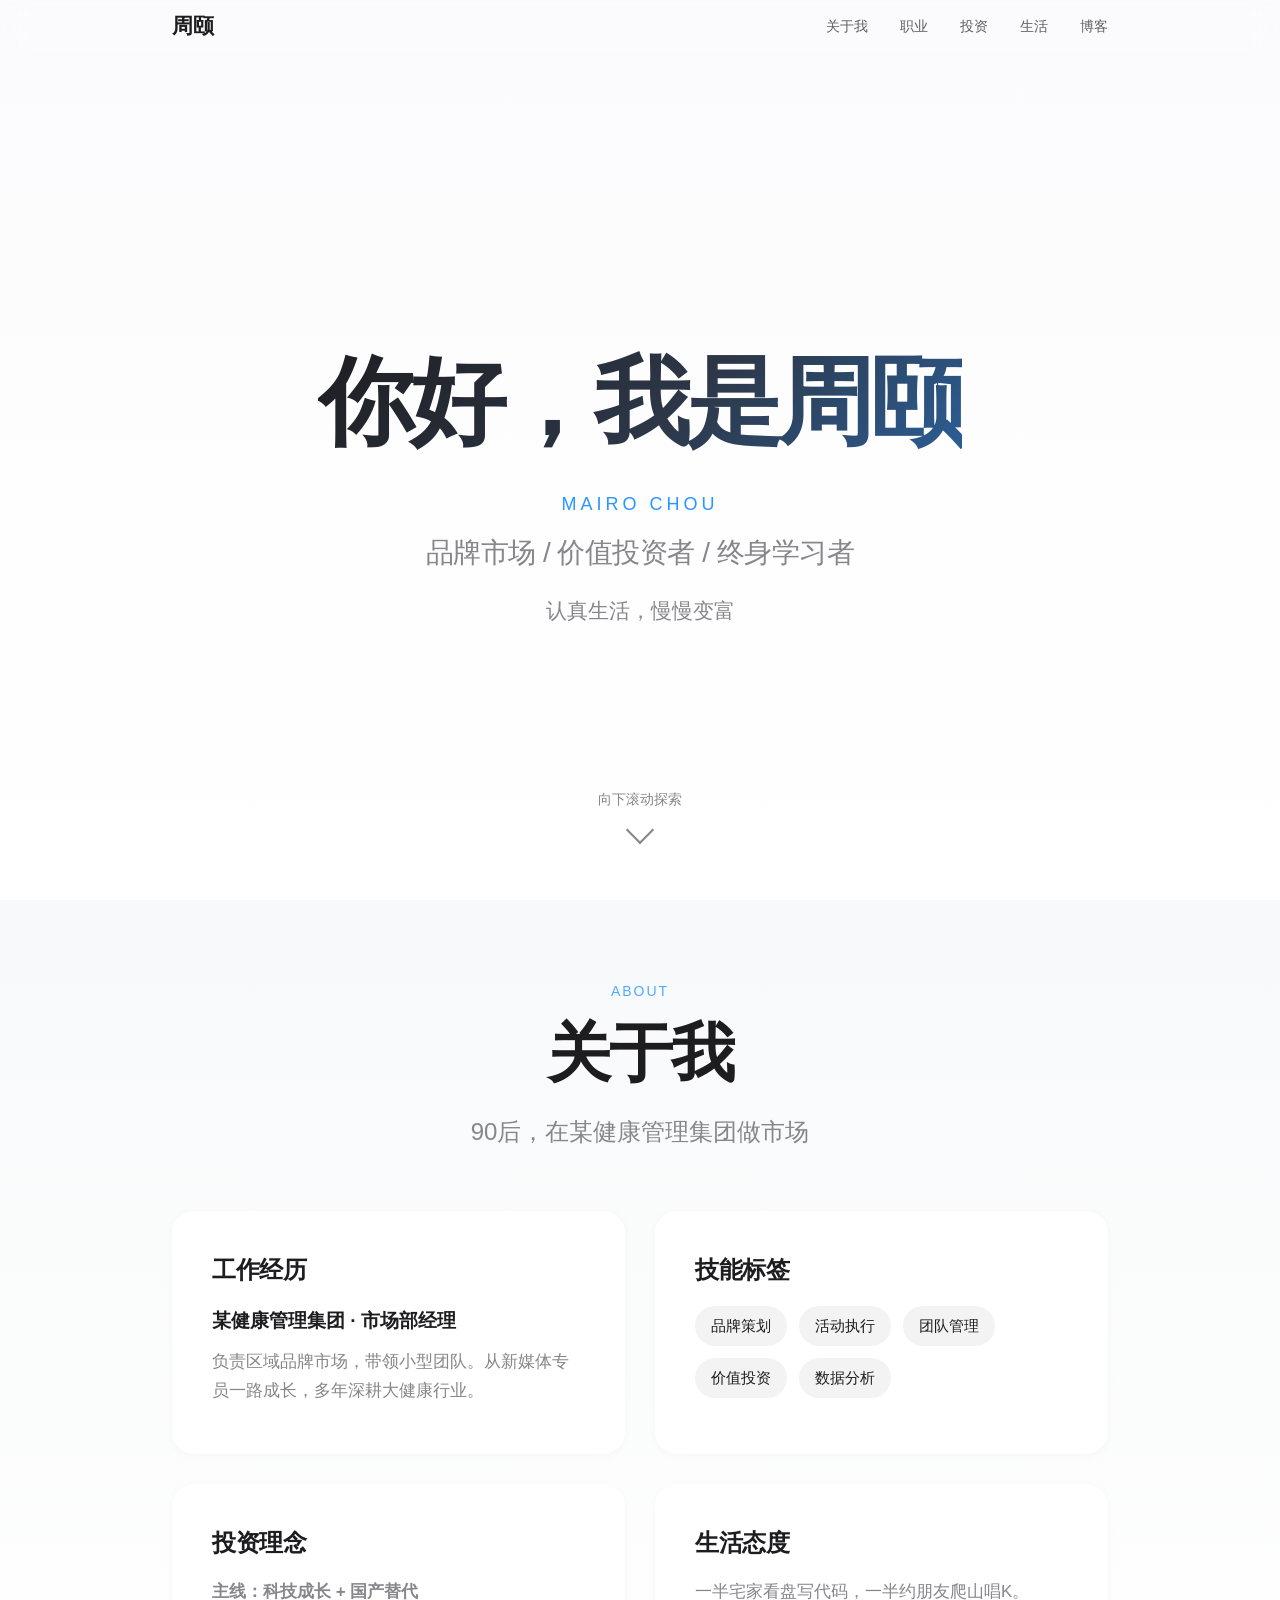
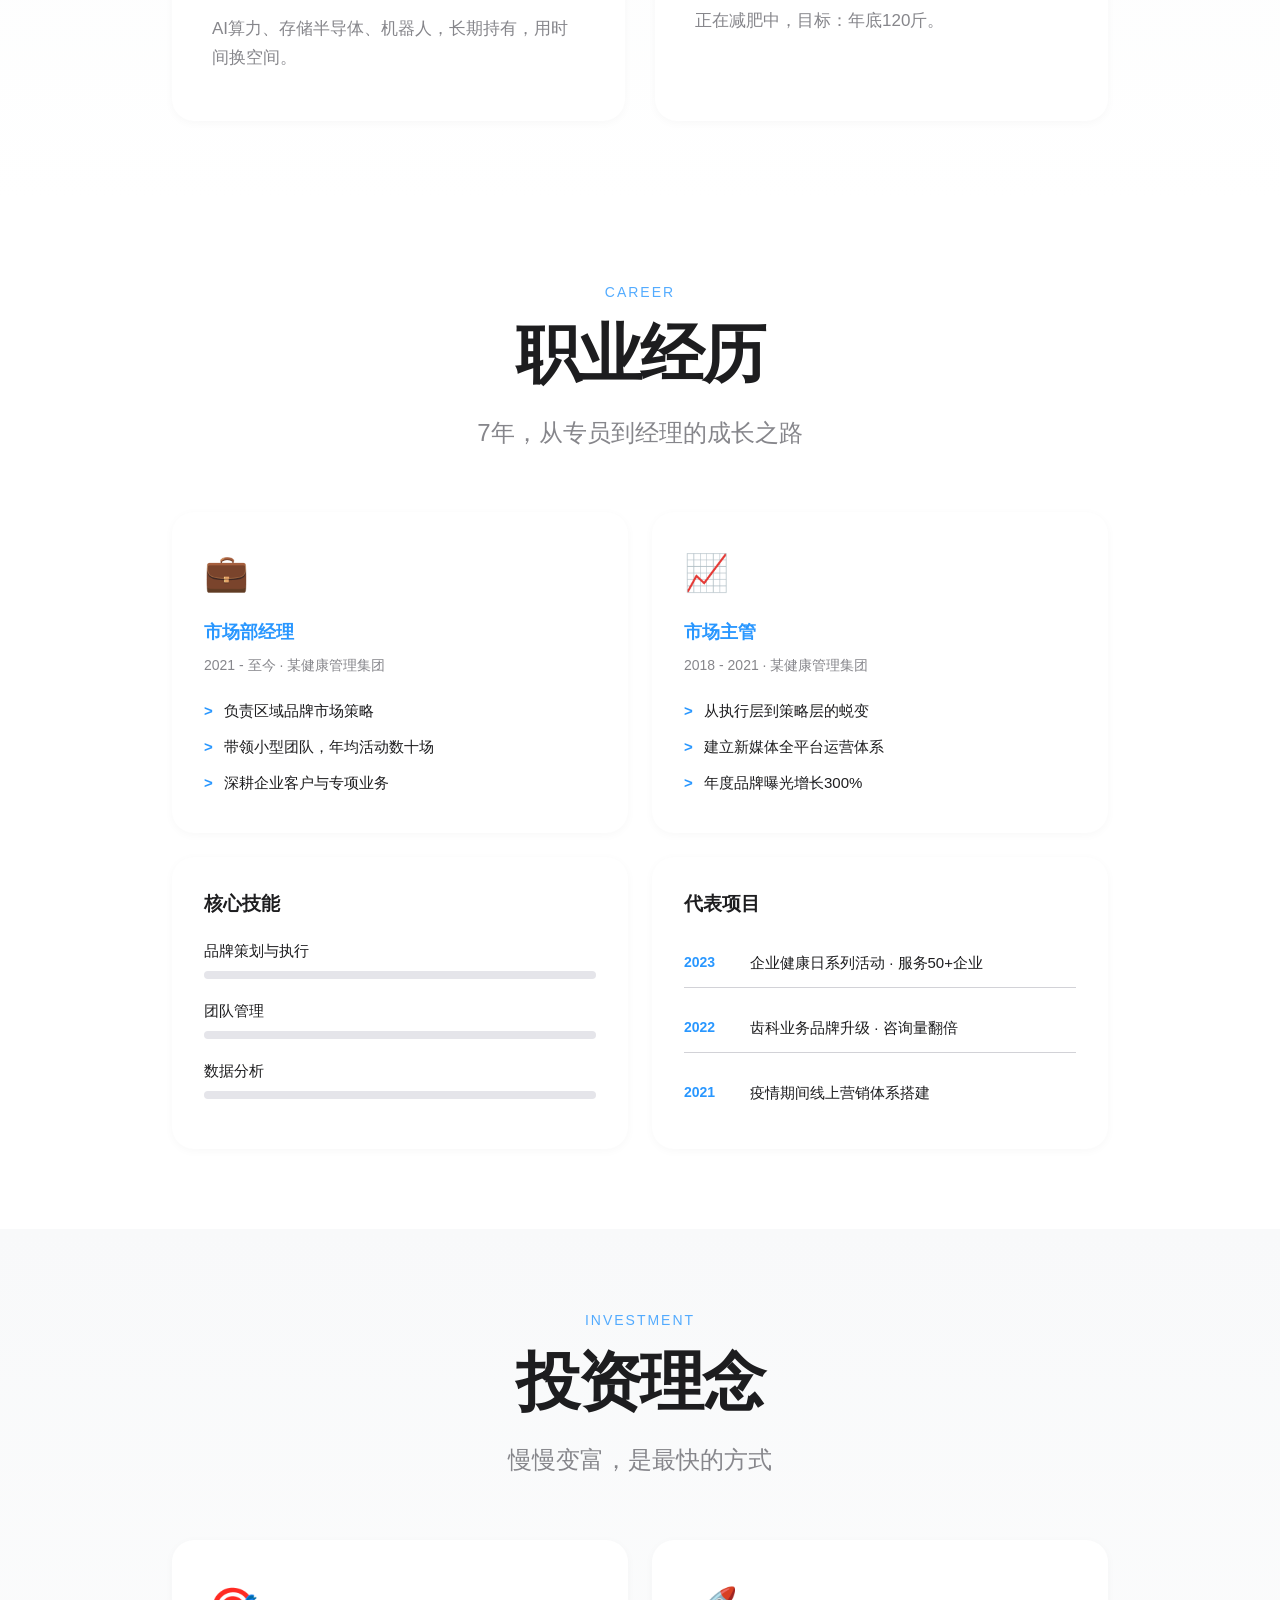
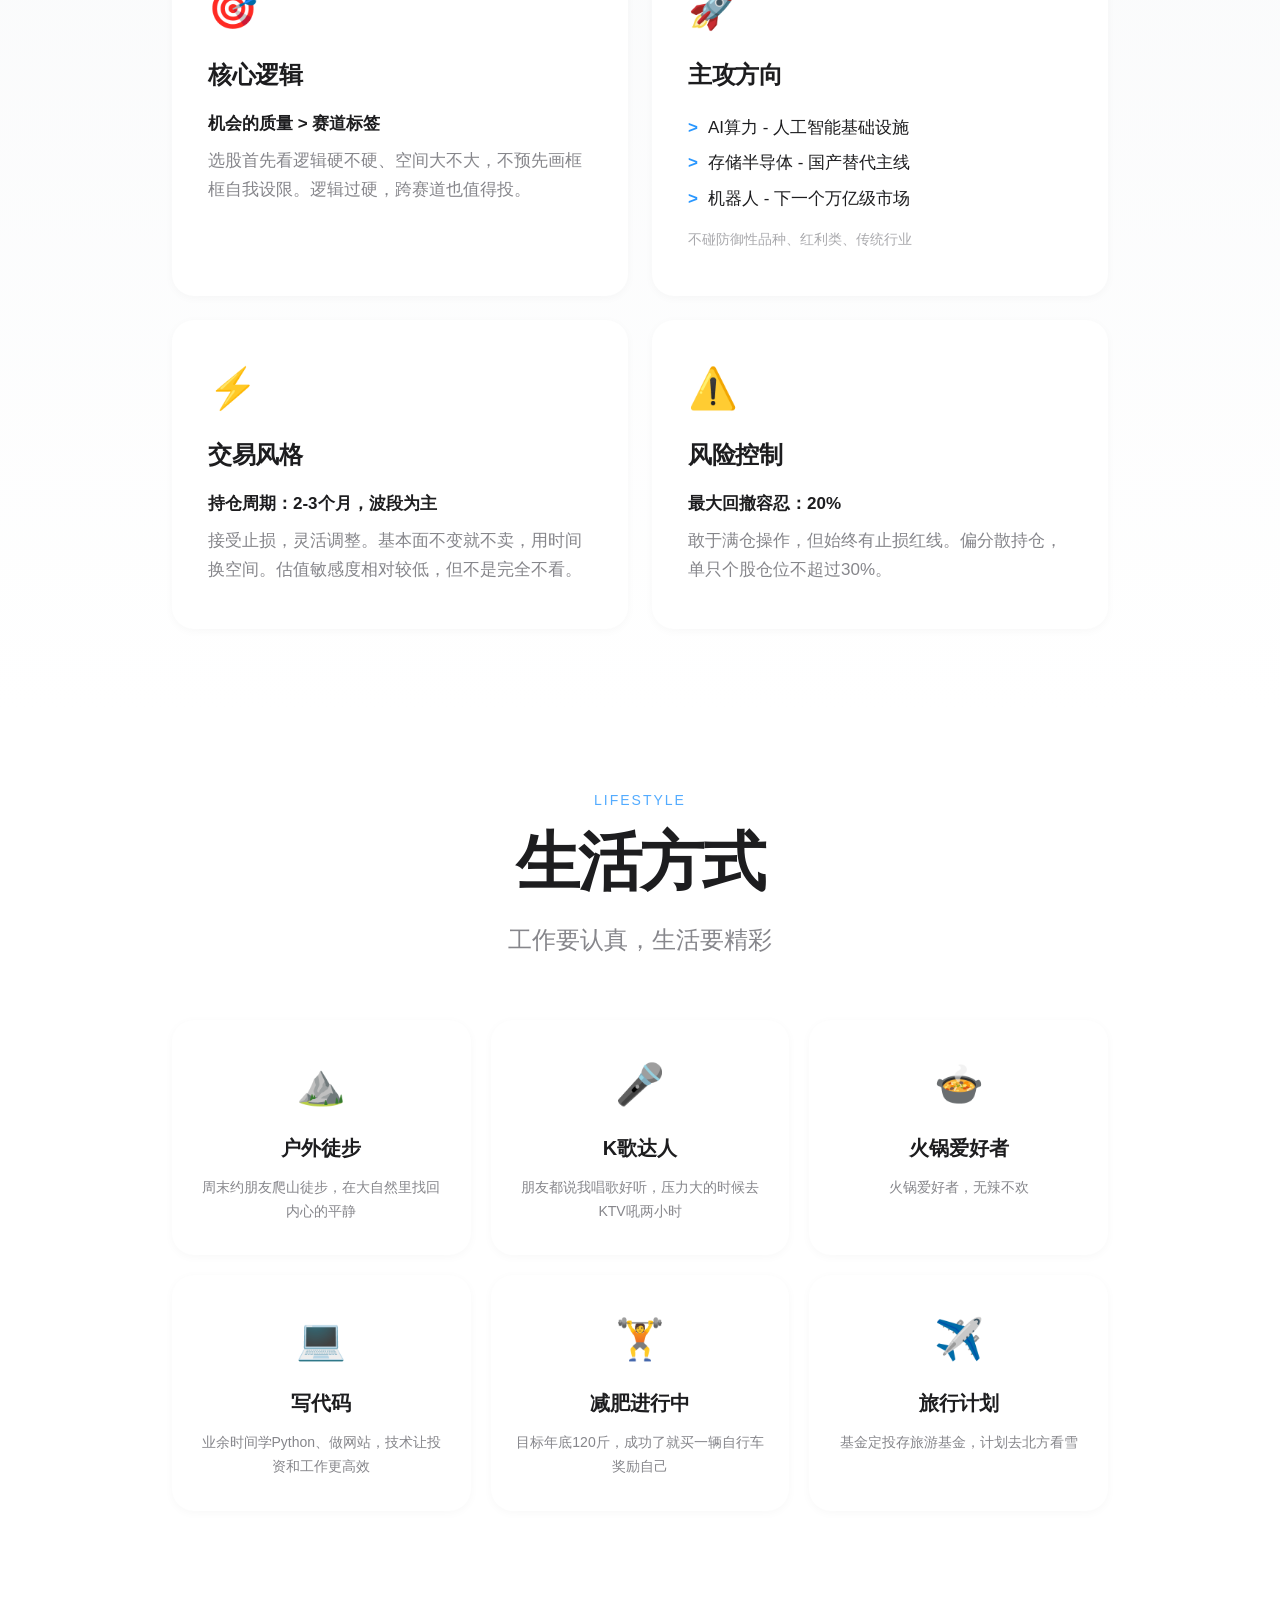
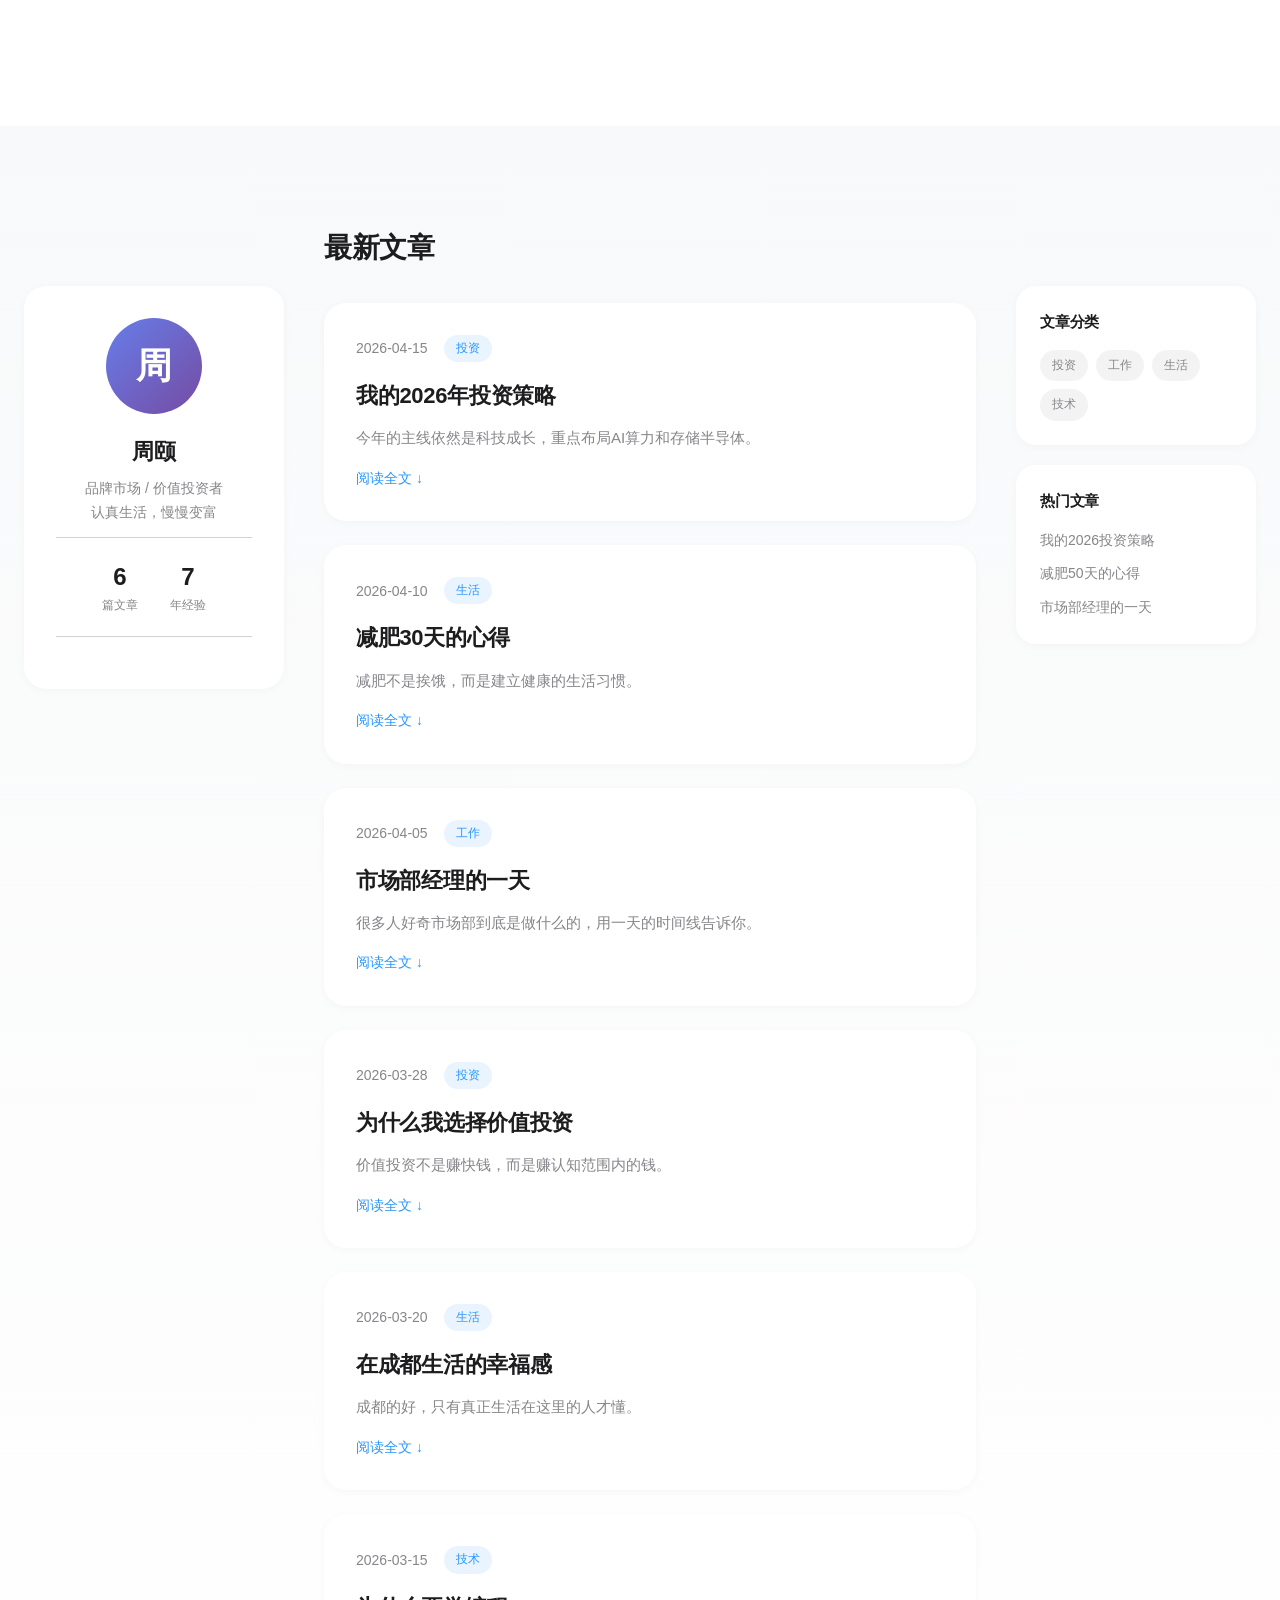
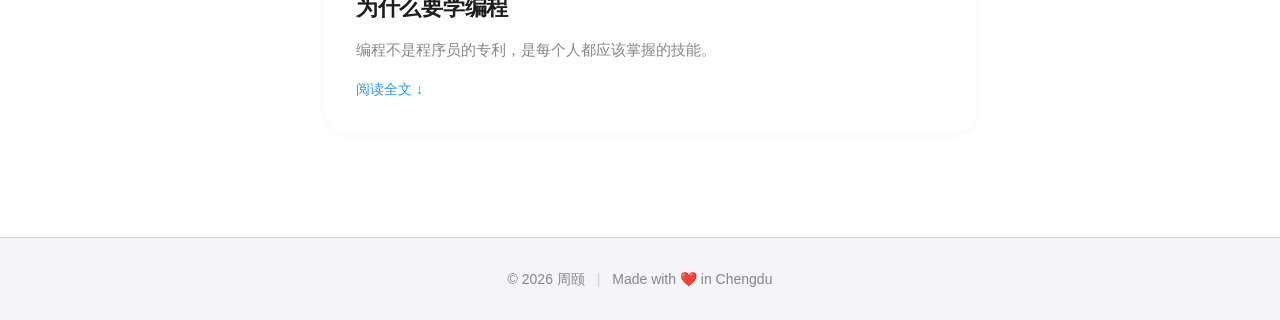
<file: index.html>
<!DOCTYPE html>
<html lang="zh-CN">
<head>
    <meta charset="UTF-8">
    <meta name="viewport" content="width=device-width, initial-scale=1.0">
    <title>周颐 - 个人网站</title>
    <link rel="stylesheet" href="style.css">
</head>
<body>

    <!-- 导航栏 -->
    <nav class="navbar">
        <div class="nav-container">
            <div class="logo">周颐</div>
            <ul class="nav-menu">
                <li><a href="#about" class="nav-link" data-target="about">关于我</a></li>
                <li><a href="#career" class="nav-link" data-target="career">职业</a></li>
                <li><a href="#investment" class="nav-link" data-target="investment">投资</a></li>
                <li><a href="#life" class="nav-link" data-target="life">生活</a></li>
                <li><a href="#blog" class="nav-link" data-target="blog">博客</a></li>
            </ul>
        </div>
    </nav>

    <!-- 第一屏：首页 -->
    <section id="hero" class="full-screen hero-screen">
        <div class="hero-background">
            <video autoplay muted loop playsinline class="hero-bg-video">
                <source src="./hero-video.mp4" type="video/mp4">
            </video>
            <div class="hero-bg-overlay"></div>
        </div>
        <div class="hero-content">
            <h1 class="hero-title">你好，我是周颐</h1>
            <p class="hero-engname">Mairo Chou</p>
            <p class="hero-subtitle">品牌市场 / 价值投资者 / 终身学习者</p>
            <p class="hero-desc">认真生活，慢慢变富</p>
        </div>
        <div class="scroll-hint">
            <span>向下滚动探索</span>
            <div class="arrow"></div>
        </div>
    </section>

    <!-- 第二屏：关于我 -->
    <section id="about" class="full-screen about-screen">
        <div class="screen-container">
            <div class="section-header fade-in">
                <p class="section-engtitle">ABOUT</p>
                <h2 class="section-title">关于我</h2>
                <p class="section-subtitle">90后，在某健康管理集团做市场</p>
            </div>
            <div class="about-grid">
                <div class="about-card fade-in">
                    <h3>工作经历</h3>
                    <h4>某健康管理集团 · 市场部经理</h4>
                    <p>负责区域品牌市场，带领小型团队。从新媒体专员一路成长，多年深耕大健康行业。</p>
                </div>
                <div class="about-card fade-in">
                    <h3>技能标签</h3>
                    <div class="skill-tags">
                        <span class="skill-tag">品牌策划</span>
                        <span class="skill-tag">活动执行</span>
                        <span class="skill-tag">团队管理</span>
                        <span class="skill-tag">价值投资</span>
                        <span class="skill-tag">数据分析</span>
                    </div>
                </div>
                <div class="about-card fade-in">
                    <h3>投资理念</h3>
                    <p><strong>主线：科技成长 + 国产替代</strong></p>
                    <p>AI算力、存储半导体、机器人，长期持有，用时间换空间。</p>
                </div>
                <div class="about-card fade-in">
                    <h3>生活态度</h3>
                    <p>一半宅家看盘写代码，一半约朋友爬山唱K。<br>正在减肥中，目标：年底120斤。</p>
                </div>
            </div>
        </div>
    </section>

    <!-- 第三屏：职业 -->
    <section id="career" class="full-screen career-screen">
        <div class="screen-container">
            <div class="section-header fade-in">
                <p class="section-engtitle">CAREER</p>
                <h2 class="section-title">职业经历</h2>
                <p class="section-subtitle">7年，从专员到经理的成长之路</p>
            </div>
            <div class="career-grid">
                <div class="timeline-card fade-in">
                    <div class="timeline-icon">💼</div>
                    <div class="timeline-position">市场部经理</div>
                    <div class="timeline-date">2021 - 至今 · 某健康管理集团</div>
                    <ul class="timeline-desc">
                        <li>负责区域品牌市场策略</li>
                        <li>带领小型团队，年均活动数十场</li>
                        <li>深耕企业客户与专项业务</li>
                    </ul>
                </div>
                <div class="timeline-card fade-in">
                    <div class="timeline-icon">📈</div>
                    <div class="timeline-position">市场主管</div>
                    <div class="timeline-date">2018 - 2021 · 某健康管理集团</div>
                    <ul class="timeline-desc">
                        <li>从执行层到策略层的蜕变</li>
                        <li>建立新媒体全平台运营体系</li>
                        <li>年度品牌曝光增长300%</li>
                    </ul>
                </div>
                <div class="skills-card fade-in">
                    <h3 style="margin-bottom:20px">核心技能</h3>
                    <div class="skill-items">
                        <div class="skill-item">
                            <span class="skill-name">品牌策划与执行</span>
                            <div class="skill-bar">
                                <div class="skill-progress" data-width="90%"></div>
                            </div>
                        </div>
                        <div class="skill-item">
                            <span class="skill-name">团队管理</span>
                            <div class="skill-bar">
                                <div class="skill-progress" data-width="85%"></div>
                            </div>
                        </div>
                        <div class="skill-item">
                            <span class="skill-name">数据分析</span>
                            <div class="skill-bar">
                                <div class="skill-progress" data-width="80%"></div>
                            </div>
                        </div>
                    </div>
                </div>
                <div class="works-card fade-in">
                    <h3 style="margin-bottom:20px">代表项目</h3>
                    <div class="work-items">
                        <div class="work-item">
                            <span class="work-year">2023</span>
                            <span class="work-name">企业健康日系列活动 · 服务50+企业</span>
                        </div>
                        <div class="work-item">
                            <span class="work-year">2022</span>
                            <span class="work-name">齿科业务品牌升级 · 咨询量翻倍</span>
                        </div>
                        <div class="work-item">
                            <span class="work-year">2021</span>
                            <span class="work-name">疫情期间线上营销体系搭建</span>
                        </div>
                    </div>
                </div>
            </div>
        </div>
    </section>

    <!-- 第四屏：投资理念 -->
    <section id="investment" class="full-screen investment-screen">
        <div class="screen-container">
            <div class="section-header fade-in">
                <p class="section-engtitle">INVESTMENT</p>
                <h2 class="section-title">投资理念</h2>
                <p class="section-subtitle">慢慢变富，是最快的方式</p>
            </div>
            <div class="investment-grid">
                <div class="invest-card fade-in">
                    <div class="invest-icon">🎯</div>
                    <h3>核心逻辑</h3>
                    <p><strong>机会的质量 > 赛道标签</strong></p>
                    <p>选股首先看逻辑硬不硬、空间大不大，不预先画框框自我设限。逻辑过硬，跨赛道也值得投。</p>
                </div>
                <div class="invest-card fade-in">
                    <div class="invest-icon">🚀</div>
                    <h3>主攻方向</h3>
                    <ul class="direction-list">
                        <li>AI算力 - 人工智能基础设施</li>
                        <li>存储半导体 - 国产替代主线</li>
                        <li>机器人 - 下一个万亿级市场</li>
                    </ul>
                    <p class="small-note">不碰防御性品种、红利类、传统行业</p>
                </div>
                <div class="invest-card fade-in">
                    <div class="invest-icon">⚡</div>
                    <h3>交易风格</h3>
                    <p><strong>持仓周期：2-3个月，波段为主</strong></p>
                    <p>接受止损，灵活调整。基本面不变就不卖，用时间换空间。估值敏感度相对较低，但不是完全不看。</p>
                </div>
                <div class="invest-card fade-in">
                    <div class="invest-icon">⚠️</div>
                    <h3>风险控制</h3>
                    <p><strong>最大回撤容忍：20%</strong></p>
                    <p>敢于满仓操作，但始终有止损红线。偏分散持仓，单只个股仓位不超过30%。</p>
                </div>
            </div>
        </div>
    </section>

    <!-- 第五屏：生活 -->
    <section id="life" class="full-screen life-screen">
        <div class="screen-container">
            <div class="section-header fade-in">
                <p class="section-engtitle">LIFESTYLE</p>
                <h2 class="section-title">生活方式</h2>
                <p class="section-subtitle">工作要认真，生活要精彩</p>
            </div>
            <div class="life-grid">
                <div class="life-card fade-in">
                    <div class="life-icon">⛰️</div>
                    <h3>户外徒步</h3>
                    <p>周末约朋友爬山徒步，在大自然里找回内心的平静</p>
                </div>
                <div class="life-card fade-in">
                    <div class="life-icon">🎤</div>
                    <h3>K歌达人</h3>
                    <p>朋友都说我唱歌好听，压力大的时候去KTV吼两小时</p>
                </div>
                <div class="life-card fade-in">
                    <div class="life-icon">🍲</div>
                    <h3>火锅爱好者</h3>
                    <p>火锅爱好者，无辣不欢</p>
                </div>
                <div class="life-card fade-in">
                    <div class="life-icon">💻</div>
                    <h3>写代码</h3>
                    <p>业余时间学Python、做网站，技术让投资和工作更高效</p>
                </div>
                <div class="life-card fade-in">
                    <div class="life-icon">🏋️</div>
                    <h3>减肥进行中</h3>
                    <p>目标年底120斤，成功了就买一辆自行车奖励自己</p>
                </div>
                <div class="life-card fade-in">
                    <div class="life-icon">✈️</div>
                    <h3>旅行计划</h3>
                    <p>基金定投存旅游基金，计划去北方看雪</p>
                </div>
            </div>
            <div class="life-quote fade-in">
                <p>"慢慢变富，慢慢变好，是对人生最大的诚意。"</p>
            </div>
        </div>
    </section>

    <!-- 第六屏：博客 -->
    <section id="blog" class="full-screen blog-screen">
        <div class="blog-screen-container">
            <div class="blog-sidebar left">
                <div class="profile-card fade-in">
                    <div class="profile-avatar">
                        <div class="avatar-placeholder">周</div>
                    </div>
                    <h3 class="profile-name">周颐</h3>
                    <p class="profile-bio">品牌市场 / 价值投资者<br>认真生活，慢慢变富</p>
                    <div class="profile-stats">
                        <div class="stat-item">
                            <span class="stat-number">6</span>
                            <span class="stat-label">篇文章</span>
                        </div>
                        <div class="stat-item">
                            <span class="stat-number">7</span>
                            <span class="stat-label">年经验</span>
                        </div>
                    </div>
                </div>
            </div>
            <div class="blog-main">
                <div class="blog-header fade-in">
                    <h2 class="blog-title">最新文章</h2>
                </div>
            </div>
            <div class="blog-sidebar right">
                <div class="widget fade-in">
                    <h3 class="widget-title">文章分类</h3>
                    <div class="tag-cloud">
                        <span class="tag">投资</span>
                        <span class="tag">工作</span>
                        <span class="tag">生活</span>
                        <span class="tag">技术</span>
                    </div>
                </div>
                <div class="widget fade-in">
                    <h3 class="widget-title">热门文章</h3>
                    <ul class="widget-list">
                        <li><a href="#">我的2026投资策略</a></li>
                        <li><a href="#">减肥50天的心得</a></li>
                        <li><a href="#">市场部经理的一天</a></li>
                    </ul>
                </div>
            </div>
        </div>
    </section>

    <div class="back-to-top" onclick="window.scrollTo({top:0,behavior:'smooth'})" title="回到顶部">
        ↑
    </div>

    <footer class="footer">
        <div class="footer-content">
            <p>© 2026 周颐 <span class="footer-divider">|</span> Made with ❤️ in Chengdu</p>
        </div>
    </footer>

    <script src="script.js"></script>
</body>
</html>
</file>
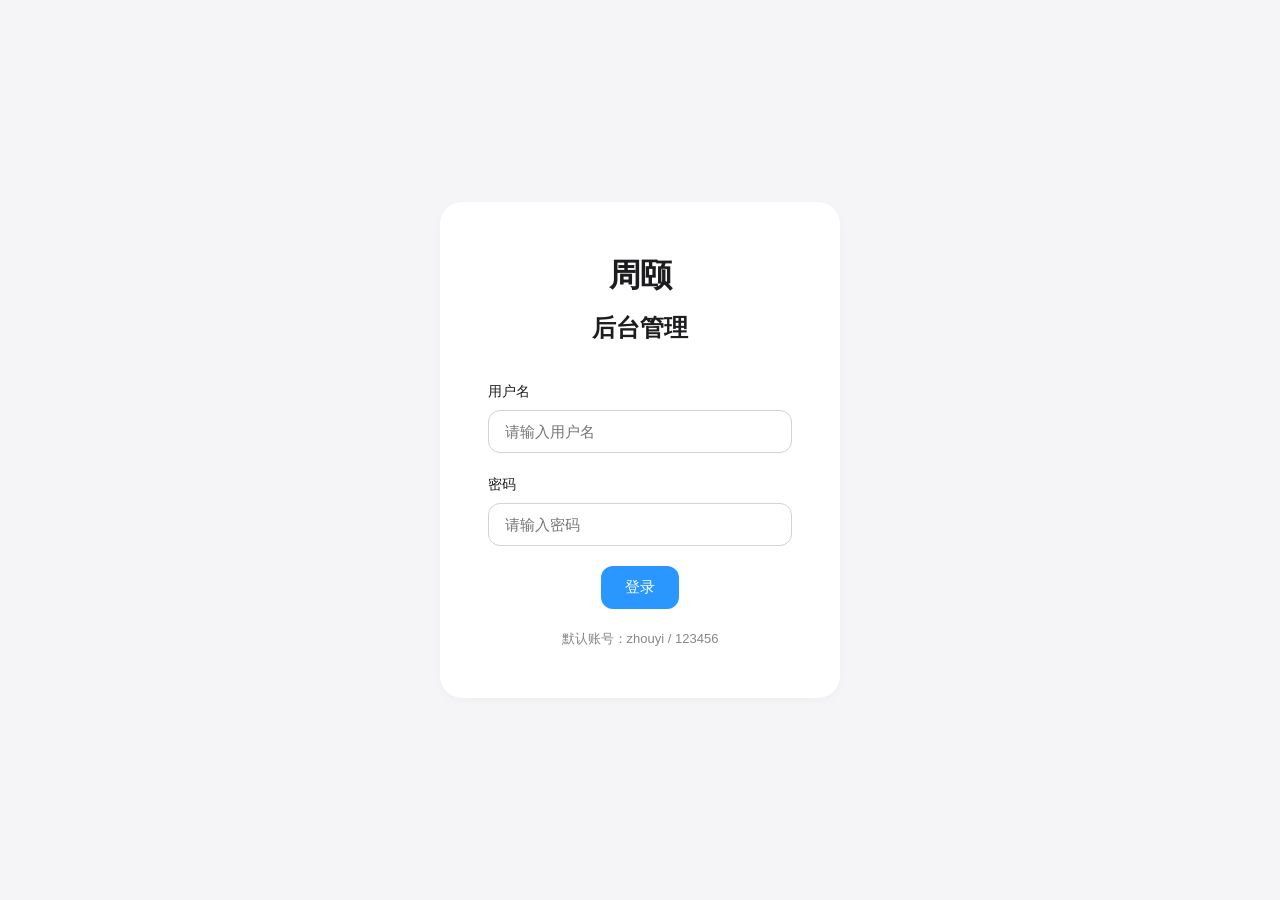
<file: admin.html>
<!DOCTYPE html>
<html lang="zh-CN">
<head>
    <meta charset="UTF-8">
    <meta name="viewport" content="width=device-width, initial-scale=1.0">
    <title>管理后台 - 周颐</title>
    <link rel="stylesheet" href="admin.css">
</head>
<body>

    <!-- 登录页面 -->
    <div id="loginPage" class="admin-page active">
        <div class="login-container">
            <div class="login-box">
                <div class="login-logo" onclick="window.location.href='index.html'">周颐</div>
                <h2>后台管理</h2>
                <div class="form-group">
                    <label>用户名</label>
                    <input type="text" id="username" placeholder="请输入用户名" autocomplete="username">
                </div>
                <div class="form-group">
                    <label>密码</label>
                    <input type="password" id="password" placeholder="请输入密码" autocomplete="current-password">
                </div>
                <button class="btn btn-primary" onclick="login()">登录</button>
                <p class="login-tip">默认账号：zhouyi / 123456</p>
            </div>
        </div>
    </div>

    <!-- 主后台页面 -->
    <div id="adminMain" class="admin-page">
        <div class="admin-layout">
            <div class="admin-sidebar">
                <div class="sidebar-logo" onclick="window.location.href='index.html'">周颐</div>
                <nav class="sidebar-menu">
                    <a href="#" class="menu-item active" data-page="posts">
                        <span class="menu-icon">📝</span>
                        <span class="menu-text">文章管理</span>
                    </a>
                    <a href="#" class="menu-item" data-page="write">
                        <span class="menu-icon">✍️</span>
                        <span class="menu-text">写文章</span>
                    </a>
                    <a href="#" class="menu-item" data-page="comments">
                        <span class="menu-icon">💬</span>
                        <span class="menu-text">评论管理</span>
                    </a>
                    <a href="#" class="menu-item" data-page="settings">
                        <span class="menu-icon">⚙️</span>
                        <span class="menu-text">账号设置</span>
                    </a>
                    <a href="#" class="menu-item menu-logout" onclick="logout()">
                        <span class="menu-icon">🚪</span>
                        <span class="menu-text">退出登录</span>
                    </a>
                </nav>
            </div>
            <div class="admin-content">
                <div class="content-page active" id="postsPage">
                    <div class="page-header">
                        <h1>文章管理</h1>
                        <button class="btn btn-primary" onclick="switchPage('write')">+ 写文章</button>
                    </div>
                    <div class="posts-list" id="postsList"></div>
                </div>
                <div class="content-page" id="writePage">
                    <div class="page-header">
                        <h1 id="writePageTitle">写文章</h1>
                    </div>
                    <form id="postForm" class="write-form">
                        <input type="hidden" id="editPostId" value="">
                        <div class="form-group">
                            <label>文章标题</label>
                            <input type="text" id="postTitle" placeholder="请输入文章标题" required>
                        </div>
                        <div class="form-row">
                            <div class="form-group">
                                <label>发布日期</label>
                                <input type="date" id="postDate" required>
                            </div>
                            <div class="form-group">
                                <label>文章标签</label>
                                <input type="text" id="postTag" placeholder="如：投资、生活、工作" value="生活">
                            </div>
                        </div>
                        <div class="form-group">
                            <label>文章摘要</label>
                            <input type="text" id="postExcerpt" placeholder="简短描述，显示在文章列表中" required>
                        </div>
                        <div class="form-group">
                            <label>文章内容</label>
                            <textarea id="postContent" placeholder="在这里写文章内容..." required></textarea>
                        </div>
                        <div class="form-actions">
                            <button type="button" class="btn btn-secondary" onclick="cancelEdit()">取消</button>
                            <button type="submit" class="btn btn-primary">保存文章</button>
                        </div>
                    </form>
                </div>
                <div class="content-page" id="commentsPage">
                    <div class="page-header">
                        <h1>评论管理</h1>
                    </div>
                    <div class="comments-list" id="adminCommentsList"></div>
                </div>
                <div class="content-page" id="settingsPage">
                    <div class="page-header">
                        <h1>账号设置</h1>
                    </div>
                    <div class="settings-card">
                        <h3>修改密码</h3>
                        <div class="form-group">
                            <label>当前密码</label>
                            <input type="password" id="currentPassword" placeholder="请输入当前密码">
                        </div>
                        <div class="form-group">
                            <label>新密码</label>
                            <input type="password" id="newPassword" placeholder="请输入新密码">
                        </div>
                        <div class="form-group">
                            <label>确认新密码</label>
                            <input type="password" id="confirmPassword" placeholder="请再次输入新密码">
                        </div>
                        <button class="btn btn-primary" onclick="changePassword()">保存修改</button>
                    </div>
                    <div class="settings-card">
                        <h3>数据导出</h3>
                        <p>将所有文章数据导出为 posts.json 文件，用于部署到服务器</p>
                        <button class="btn btn-secondary" onclick="exportData()">导出 posts.json</button>
                    </div>
                </div>
            </div>
        </div>
    </div>

    <script src="admin.js"></script>
</body>
</html>
</file>
<file: style.css>
/* ==========================================
   Apple Style Personal Website v1.2.0
   Design: Clean, Spacious, Sophisticated
   ========================================== */

:root {
    --primary: #1d1d1f;
    --secondary: #86868b;
    --accent: #2997ff;
    --bg: #fbfbfd;
    --card-bg: #ffffff;
    --border: #d2d2d7;
    
    --transition-fast: 0.4s;
    --transition-normal: 0.8s;
    --transition-slow: 1.2s;
    --ease-smooth: cubic-bezier(0.25, 0.1, 0.25, 1);
}

* {
    margin: 0;
    padding: 0;
    box-sizing: border-box;
}

html {
    scroll-behavior: smooth;
    scroll-snap-type: y mandatory;
}

html, body {
    scroll-padding: 0;
    overscroll-behavior-y: none;
}

body {
    font-family: -apple-system, BlinkMacSystemFont, 'SF Pro Display', 'Segoe UI', 'PingFang SC', sans-serif;
    background: var(--bg);
    color: var(--primary);
    line-height: 1.6;
    -webkit-font-smoothing: antialiased;
    -moz-osx-font-smoothing: grayscale;
    text-rendering: optimizeLegibility;
}

.full-screen {
    min-height: 100vh;
    width: 100%;
    scroll-snap-align: start;
    scroll-snap-stop: always;
    display: flex;
    align-items: center;
    justify-content: center;
    position: relative;
    padding: 60px 0;
    box-sizing: border-box;
    overflow: hidden;
}

.screen-container {
    max-width: 980px;
    width: 100%;
    padding: 20px 22px;
    box-sizing: border-box;
}

.section-header {
    text-align: center;
    margin-bottom: 60px;
}

.section-title {
    font-size: 64px;
    font-weight: 700;
    letter-spacing: -2px;
    margin-bottom: 8px;
}

.section-subtitle {
    font-size: 24px;
    color: var(--secondary);
    font-weight: 400;
    margin-bottom: 6px;
}

.section-engtitle {
    font-size: 14px;
    color: var(--accent);
    font-weight: 500;
    letter-spacing: 2px;
    text-transform: uppercase;
    opacity: 0.8;
}

.navbar {
    position: fixed;
    top: 0;
    left: 0;
    right: 0;
    z-index: 1000;
    background: rgba(255, 255, 255, 0.04);
    backdrop-filter: saturate(120%) blur(12px);
    border-bottom: 1px solid rgba(255, 255, 255, 0.08);
    transition: background var(--transition-normal) var(--ease-smooth),
                border-color var(--transition-normal) var(--ease-smooth);
}

.navbar.scrolled {
    background: rgba(251, 251, 253, 0.6);
    border-bottom: 1px solid rgba(0, 0, 0, 0.06);
}

.nav-container {
    max-width: 980px;
    margin: 0 auto;
    padding: 0 22px;
    height: 52px;
    display: flex;
    justify-content: space-between;
    align-items: center;
}

.logo {
    font-size: 21px;
    font-weight: 700;
    color: var(--primary);
    letter-spacing: -0.5px;
    cursor: pointer;
    transition: opacity var(--transition-fast);
}

.logo:hover {
    opacity: 0.7;
}

.nav-menu {
    display: flex;
    list-style: none;
    gap: 32px;
}

.nav-menu a {
    text-decoration: none;
    color: var(--primary);
    font-size: 14px;
    font-weight: 400;
    opacity: 0.7;
    transition: opacity var(--transition-fast) var(--ease-smooth),
                color var(--transition-normal) var(--ease-smooth);
}

.nav-menu a:hover {
    opacity: 1;
}

.nav-menu a.nav-link.active {
    color: var(--accent);
    font-weight: 600;
    opacity: 1;
}

.back-to-top {
    position: fixed;
    bottom: 30px;
    right: 30px;
    width: 50px;
    height: 50px;
    background: rgba(0, 0, 0, 0.7);
    backdrop-filter: blur(10px);
    border-radius: 50%;
    display: flex;
    align-items: center;
    justify-content: center;
    color: white;
    font-size: 20px;
    cursor: pointer;
    z-index: 9999;
    opacity: 0;
    transform: translateY(20px);
    transition: all var(--transition-normal) var(--ease-smooth);
    box-shadow: 0 4px 20px rgba(0, 0, 0, 0.2);
    -webkit-tap-highlight-color: transparent;
}

.back-to-top.visible {
    opacity: 1;
    transform: translateY(0);
}

.back-to-top:hover {
    background: var(--accent);
    transform: translateY(-4px);
    box-shadow: 0 8px 30px rgba(41, 151, 255, 0.4);
}

.back-to-top:active {
    transform: translateY(0) scale(0.95);
}

.hero-screen {
    background: linear-gradient(180deg, #fbfbfd 0%, #ffffff 100%);
    position: relative;
    overflow: hidden;
    min-height: 100vh;
    padding: 0;
}

.hero-background {
    position: absolute;
    top: 0;
    left: 0;
    right: 0;
    bottom: 0;
    z-index: 0;
    overflow: hidden;
}

.hero-bg-video {
    width: 100%;
    height: 100%;
    object-fit: cover;
    opacity: 0.15;
}

.hero-bg-overlay {
    position: absolute;
    top: 0;
    left: 0;
    width: 100%;
    height: 100%;
    background: linear-gradient(180deg, rgba(251,251,253,0.1) 0%, rgba(255,255,255,0.5) 100%);
}

.hero-content {
    text-align: center;
    z-index: 1;
    padding-top: 52px;
}

.navbar {
    animation: fadeInDown 1.2s ease-out 0.2s both;
}

.hero-title {
    font-size: 96px;
    font-weight: 700;
    letter-spacing: -4px;
    margin-bottom: 12px;
    background: linear-gradient(135deg, 
        #1d1d1f 0%, #2d3748 14%, #2b6cb0 28%, #3182ce 42%,
        #2b878c 57%, #2c5282 71%, #553c9a 85%, #1d1d1f 100%
    );
    background-size: 400% 400%;
    -webkit-background-clip: text;
    -webkit-text-fill-color: transparent;
    background-clip: text;
    animation: gradientFlow 12s ease-in-out infinite, fadeInUp 1.5s ease-out 0.5s both;
}

@keyframes gradientFlow {
    0% { background-position: 0% 50%; }
    25% { background-position: 50% 50%; }
    50% { background-position: 100% 50%; }
    75% { background-position: 50% 50%; }
    100% { background-position: 0% 50%; }
}

@keyframes fadeInDown {
    from { opacity: 0; transform: translateY(-20px); }
    to { opacity: 1; transform: translateY(0); }
}

@keyframes fadeInUp {
    from { opacity: 0; transform: translateY(40px); }
    to { opacity: 1; transform: translateY(0); }
}

@keyframes fadeIn {
    from { opacity: 0; }
    to { opacity: 1; }
}

.hero-engname {
    font-size: 18px;
    font-weight: 500;
    color: var(--accent);
    letter-spacing: 4px;
    text-transform: uppercase;
    margin-bottom: 12px;
    opacity: 0.9;
    animation: fadeInUp 1.5s ease-out 0.7s both;
}

.hero-subtitle {
    font-size: 28px;
    font-weight: 400;
    color: var(--secondary);
    margin-bottom: 18px;
    letter-spacing: -0.5px;
    animation: fadeInUp 1.5s ease-out 0.9s both;
}

.hero-desc {
    font-size: 21px;
    color: var(--secondary);
    font-weight: 300;
    animation: fadeInUp 1.5s ease-out 1.3s both;
}

.scroll-hint {
    position: absolute;
    bottom: 60px;
    left: 50%;
    transform: translateX(-50%);
    text-align: center;
    color: var(--secondary);
    font-size: 14px;
    animation: bounce 2s infinite 2.5s, fadeIn 1.5s ease-out 2s both;
    cursor: pointer;
    -webkit-tap-highlight-color: transparent;
}

.scroll-hint:active {
    transform: translateX(-50%) scale(0.95);
}

.arrow {
    width: 20px;
    height: 20px;
    border-right: 2px solid var(--secondary);
    border-bottom: 2px solid var(--secondary);
    transform: rotate(45deg);
    margin: 10px auto 0;
}

@keyframes bounce {
    0%, 20%, 50%, 80%, 100% { transform: translateX(-50%) translateY(0); }
    40% { transform: translateX(-50%) translateY(-10px); }
    60% { transform: translateX(-50%) translateY(-5px); }
}

.about-screen {
    background: linear-gradient(180deg, #f8f9fa 0%, #ffffff 100%);
}

.about-grid {
    display: grid;
    grid-template-columns: repeat(2, 1fr);
    gap: 30px;
}

.about-card {
    background: #ffffff;
    padding: 40px;
    border-radius: 22px;
    box-shadow: 0 2px 10px rgba(0, 0, 0, 0.03);
    transition: transform var(--transition-normal) var(--ease-smooth),
                box-shadow var(--transition-normal) var(--ease-smooth);
}

.about-card:hover {
    transform: translateY(-8px);
    box-shadow: 0 24px 60px rgba(0, 0, 0, 0.12);
}

.about-card h3 {
    font-size: 24px;
    font-weight: 700;
    margin-bottom: 16px;
    letter-spacing: -0.5px;
}

.about-card h4 {
    font-size: 19px;
    font-weight: 600;
    margin-bottom: 12px;
    color: var(--primary);
}

.about-card p {
    font-size: 17px;
    color: var(--secondary);
    line-height: 1.7;
    margin-bottom: 8px;
}

.skill-tags {
    display: flex;
    flex-wrap: wrap;
    gap: 12px;
    margin-top: 8px;
}

.skill-tag {
    background: rgba(29, 29, 31, 0.05);
    color: var(--primary);
    padding: 8px 16px;
    border-radius: 20px;
    font-size: 15px;
    font-weight: 500;
    transition: all var(--transition-fast) var(--ease-smooth);
}

.skill-tag:hover {
    background: rgba(29, 29, 31, 0.1);
    transform: translateY(-2px);
}

.career-screen {
    background: #ffffff;
}

.career-grid {
    display: grid;
    grid-template-columns: 1fr 1fr;
    gap: 24px;
}

.timeline-card, .skills-card, .works-card {
    background: #ffffff;
    padding: 32px;
    border-radius: 22px;
    box-shadow: 0 2px 10px rgba(0, 0, 0, 0.03);
    transition: transform var(--transition-normal) var(--ease-smooth),
                box-shadow var(--transition-normal) var(--ease-smooth);
}

.timeline-card:hover, .skills-card:hover, .works-card:hover {
    transform: translateY(-8px);
    box-shadow: 0 24px 60px rgba(0, 0, 0, 0.12);
}

.timeline-icon {
    font-size: 36px;
    margin-bottom: 16px;
}

.timeline-position {
    font-size: 18px;
    font-weight: 600;
    color: var(--accent);
    margin-bottom: 8px;
}

.timeline-date {
    font-size: 14px;
    color: var(--secondary);
    margin-bottom: 16px;
}

.timeline-desc {
    list-style: none;
    padding: 0;
}

.timeline-desc li {
    padding: 6px 0;
    padding-left: 20px;
    position: relative;
    font-size: 15px;
    color: var(--primary);
}

.timeline-desc li::before {
    content: '>';
    color: var(--accent);
    position: absolute;
    left: 0;
    font-weight: bold;
}

.skill-items {
    display: flex;
    flex-direction: column;
    gap: 20px;
}

.skill-item {
    display: flex;
    flex-direction: column;
    gap: 8px;
}

.skill-name {
    font-size: 15px;
    font-weight: 500;
    color: var(--primary);
}

.skill-bar {
    height: 8px;
    background: #e5e5ea;
    border-radius: 4px;
    overflow: hidden;
}

.skill-progress {
    height: 100%;
    width: 0 !important;
    background: linear-gradient(90deg, #667eea 0%, #764ba2 100%);
    border-radius: 4px;
    transition: width 1.5s cubic-bezier(0.25, 0.1, 0.25, 1);
}

.work-items {
    display: flex;
    flex-direction: column;
    gap: 16px;
}

.work-item {
    display: flex;
    align-items: center;
    gap: 16px;
    padding: 12px 0;
    border-bottom: 1px solid var(--border);
}

.work-item:last-child {
    border-bottom: none;
}

.work-year {
    font-size: 14px;
    font-weight: 600;
    color: var(--accent);
    min-width: 50px;
}

.work-name {
    font-size: 15px;
    color: var(--primary);
    margin: 0;
}

.investment-screen {
    background: linear-gradient(180deg, #f8f9fa 0%, #ffffff 100%);
}

.investment-grid {
    display: grid;
    grid-template-columns: repeat(2, 1fr);
    gap: 24px;
}

.invest-card {
    background: #ffffff;
    padding: 36px;
    border-radius: 22px;
    box-shadow: 0 2px 10px rgba(0, 0, 0, 0.03);
    transition: transform var(--transition-normal) var(--ease-smooth),
                box-shadow var(--transition-normal) var(--ease-smooth);
}

.invest-card:hover {
    transform: translateY(-8px);
    box-shadow: 0 24px 60px rgba(0, 0, 0, 0.12);
}

.invest-icon {
    font-size: 40px;
    margin-bottom: 16px;
}

.invest-card h3 {
    font-size: 24px;
    font-weight: 700;
    margin-bottom: 16px;
    letter-spacing: -0.5px;
}

.invest-card p {
    font-size: 17px;
    color: var(--secondary);
    line-height: 1.7;
    margin-bottom: 8px;
}

.invest-card strong {
    color: var(--primary);
    font-weight: 600;
}

.direction-list {
    list-style: none;
    margin: 12px 0;
}

.direction-list li {
    font-size: 17px;
    color: var(--primary);
    font-weight: 500;
    padding: 4px 0;
    padding-left: 20px;
    position: relative;
}

.direction-list li::before {
    content: '>';
    color: var(--accent);
    font-weight: 700;
    position: absolute;
    left: 0;
}

.small-note {
    font-size: 14px !important;
    color: var(--secondary) !important;
    opacity: 0.7;
    margin-top: 12px;
}

.life-screen {
    background: #ffffff;
}

.life-grid {
    display: grid;
    grid-template-columns: repeat(3, 1fr);
    gap: 20px;
    margin-bottom: 40px;
}

.life-card {
    background: #ffffff;
    padding: 32px 24px;
    border-radius: 22px;
    text-align: center;
    box-shadow: 0 2px 10px rgba(0, 0, 0, 0.03);
    transition: transform var(--transition-normal) var(--ease-smooth),
                box-shadow var(--transition-normal) var(--ease-smooth);
}

.life-card:hover {
    transform: translateY(-8px);
    box-shadow: 0 24px 60px rgba(0, 0, 0, 0.12);
}

.life-icon {
    font-size: 40px;
    margin-bottom: 16px;
}

.life-card h3 {
    font-size: 20px;
    font-weight: 600;
    margin-bottom: 12px;
    color: var(--primary);
}

.life-card p {
    font-size: 14px;
    color: var(--secondary);
    line-height: 1.7;
    margin: 0;
}

.life-quote {
    text-align: center;
    padding: 40px 0 20px;
}

.life-quote p {
    font-size: 22px;
    font-weight: 500;
    color: var(--secondary);
    font-style: italic;
    margin: 0;
}

.blog-screen {
    background: linear-gradient(180deg, #f8f9fa 0%, #ffffff 100%);
    padding: 80px 0;
    align-items: flex-start;
}

.blog-screen-container {
    max-width: 1280px;
    width: 100%;
    padding: 0 24px;
    display: grid;
    grid-template-columns: 260px 1fr 240px;
    gap: 40px;
    margin-top: 20px;
}

.blog-sidebar {
    position: sticky;
    top: 80px;
    height: fit-content;
}

.profile-card {
    background: #ffffff;
    padding: 32px;
    border-radius: 22px;
    box-shadow: 0 2px 10px rgba(0, 0, 0, 0.03);
    text-align: center;
    transition: transform var(--transition-normal) var(--ease-smooth),
                box-shadow var(--transition-normal) var(--ease-smooth);
}

.profile-card:hover {
    transform: translateY(-8px);
    box-shadow: 0 24px 60px rgba(0, 0, 0, 0.12);
}

.profile-avatar {
    margin-bottom: 20px;
}

.avatar-placeholder {
    width: 96px;
    height: 96px;
    border-radius: 50%;
    background: linear-gradient(135deg, #667eea 0%, #764ba2 100%);
    display: flex;
    align-items: center;
    justify-content: center;
    color: white;
    font-size: 36px;
    font-weight: 700;
    margin: 0 auto;
}

.profile-name {
    font-size: 22px;
    font-weight: 700;
    margin-bottom: 8px;
    color: var(--primary);
}

.profile-bio {
    font-size: 14px;
    color: var(--secondary);
    line-height: 1.7;
    margin-bottom: 12px;
}

.profile-location {
    font-size: 13px;
    color: var(--secondary);
    opacity: 0.8;
    margin-bottom: 20px;
}

.profile-stats {
    display: flex;
    justify-content: center;
    gap: 32px;
    padding: 20px 0;
    border-top: 1px solid var(--border);
    border-bottom: 1px solid var(--border);
    margin-bottom: 20px;
}

.stat-item {
    display: flex;
    flex-direction: column;
}

.stat-number {
    font-size: 24px;
    font-weight: 700;
    color: var(--primary);
}

.stat-label {
    font-size: 12px;
    color: var(--secondary);
}

.profile-social {
    display: flex;
    justify-content: center;
    gap: 16px;
}

.social-link {
    font-size: 13px;
    color: var(--accent);
    text-decoration: none;
    font-weight: 500;
    transition: opacity var(--transition-fast);
}

.social-link:hover {
    opacity: 0.7;
}

.blog-main {
    min-width: 0;
}

.blog-header {
    margin-bottom: 32px;
}

.blog-title {
    font-size: 28px;
    font-weight: 700;
    color: var(--primary);
    letter-spacing: -0.5px;
}

.post-card {
    background: #ffffff;
    padding: 32px;
    border-radius: 22px;
    margin-bottom: 24px;
    box-shadow: 0 2px 10px rgba(0, 0, 0, 0.03);
    transition: transform var(--transition-normal) var(--ease-smooth),
                box-shadow var(--transition-normal) var(--ease-smooth);
    cursor: pointer;
    overflow: hidden;
    user-select: none;
    -webkit-tap-highlight-color: transparent;
}

.post-card:hover {
    transform: translateY(-8px);
    box-shadow: 0 24px 60px rgba(0, 0, 0, 0.12);
}

.post-card:active {
    transform: translateY(-4px) scale(0.99);
}

.post-meta {
    display: flex;
    align-items: center;
    gap: 16px;
    margin-bottom: 16px;
}

.post-date {
    font-size: 14px;
    color: var(--secondary);
    margin-bottom: 0;
}

.post-tag {
    font-size: 12px;
    color: var(--accent);
    background: rgba(41, 151, 255, 0.1);
    padding: 4px 12px;
    border-radius: 20px;
    font-weight: 500;
}

.post-card .post-title {
    font-size: 22px;
    font-weight: 700;
    margin-bottom: 12px;
    letter-spacing: -0.3px;
    color: var(--primary);
    transition: color var(--transition-fast);
}

.post-card:hover .post-title {
    color: var(--accent);
}

.post-excerpt {
    font-size: 15px;
    color: var(--secondary);
    line-height: 1.7;
    margin-bottom: 16px;
}

.post-read-more {
    font-size: 14px;
    color: var(--accent);
    font-weight: 500;
    transition: transform var(--transition-fast);
}

.post-card:hover .post-read-more {
    transform: translateX(4px);
}

.post-full-content {
    max-height: 0;
    opacity: 0;
    overflow: hidden;
    transition: all 0.5s cubic-bezier(0.25, 0.1, 0.25, 1);
    margin-top: 0;
    padding-top: 0;
    border-top: 1px solid transparent;
}

.post-card.expanded .post-full-content {
    max-height: 5000px;
    opacity: 1;
    margin-top: 20px;
    padding-top: 20px;
    border-top: 1px solid var(--border);
}

.post-full-content p {
    font-size: 16px;
    line-height: 1.8;
    color: var(--primary);
    margin-bottom: 16px;
}

.post-full-content p:last-child {
    margin-bottom: 0;
}

.post-card.expanded .post-read-more span {
    transform: none;
}

.post-card.expanded .post-read-more span::before {
    content: 'Collapse ';
}

.post-card.expanded .post-read-more span::after {
    content: ' ^';
}

.widget {
    background: #ffffff;
    padding: 24px;
    border-radius: 20px;
    margin-bottom: 20px;
    box-shadow: 0 2px 10px rgba(0, 0, 0, 0.03);
    transition: transform var(--transition-normal) var(--ease-smooth),
                box-shadow var(--transition-normal) var(--ease-smooth);
}

.widget:hover {
    transform: translateY(-4px);
    box-shadow: 0 12px 30px rgba(0, 0, 0, 0.08);
}

.widget-title {
    font-size: 15px;
    font-weight: 600;
    color: var(--primary);
    margin-bottom: 16px;
    letter-spacing: -0.2px;
}

.widget-list {
    list-style: none;
}

.widget-list li {
    margin-bottom: 10px;
}

.widget-list li:last-child {
    margin-bottom: 0;
}

.widget-list a {
    font-size: 14px;
    color: var(--secondary);
    text-decoration: none;
    line-height: 1.7;
    transition: color var(--transition-fast);
    display: block;
}

.widget-list a:hover {
    color: var(--accent);
}

.tag-cloud {
    display: flex;
    flex-wrap: wrap;
    gap: 8px;
}

.tag-cloud .tag {
    font-size: 12px;
    color: var(--secondary);
    background: rgba(29, 29, 31, 0.05);
    padding: 6px 12px;
    border-radius: 20px;
    transition: all var(--transition-fast) var(--ease-smooth);
    cursor: pointer;
}

.tag-cloud .tag:hover {
    color: var(--accent);
    background: rgba(41, 151, 255, 0.1);
    transform: translateY(-2px);
}

.tag-cloud .tag.active {
    color: white;
    background: var(--accent);
}

.tag-cloud .tag.active:hover {
    color: white;
    transform: translateY(-2px);
}

.footer {
    background: #f5f5f7;
    padding: 30px 0;
    text-align: center;
    border-top: 1px solid var(--border);
}

.footer-content p {
    font-size: 14px;
    color: var(--secondary);
    margin: 0;
}

.footer-divider {
    margin: 0 8px;
    opacity: 0.3;
}

.fade-in {
    opacity: 0;
    transform: translateY(50px);
    transition: opacity var(--transition-slow) var(--ease-smooth),
                transform var(--transition-slow) var(--ease-smooth);
}

.fade-in.visible {
    opacity: 1;
    transform: translateY(0);
}

.blog-toast {
    position: fixed;
    top: 80px;
    left: 50%;
    transform: translateX(-50%);
    padding: 12px 24px;
    background: rgba(0, 0, 0, 0.8);
    backdrop-filter: blur(10px);
    color: white;
    border-radius: 12px;
    font-size: 14px;
    z-index: 99999;
    transition: all 0.3s var(--ease-smooth);
}

.comments-section {
    margin-top: 32px;
    padding-top: 24px;
    border-top: 1px solid var(--border);
}

.comments-header {
    display: flex;
    justify-content: space-between;
    align-items: center;
    margin-bottom: 20px;
}

.comments-title {
    font-size: 18px;
    font-weight: 600;
    color: var(--primary);
}

.comments-count {
    font-size: 14px;
    color: var(--secondary);
}

.comments-list {
    margin-bottom: 28px;
}

.comment-item {
    padding: 16px 0;
    border-bottom: 1px solid rgba(0, 0, 0, 0.05);
}

.comment-item:last-child {
    border-bottom: none;
}

.comment-header {
    display: flex;
    justify-content: space-between;
    align-items: center;
    margin-bottom: 8px;
}

.comment-nickname {
    font-size: 15px;
    font-weight: 600;
    color: var(--primary);
}

.comment-date {
    font-size: 12px;
    color: var(--secondary);
}

.comment-content {
    font-size: 14px;
    color: var(--primary);
    line-height: 1.7;
}

.comment-form-title {
    font-size: 16px;
    font-weight: 600;
    margin-bottom: 16px;
    color: var(--primary);
}

.comment-form-row {
    display: grid;
    grid-template-columns: 1fr 2fr;
    gap: 12px;
    margin-bottom: 12px;
}

.comment-input {
    width: 100%;
    padding: 10px 14px;
    border: 1px solid var(--border);
    border-radius: 10px;
    font-size: 14px;
    font-family: inherit;
    transition: all 0.3s ease;
    background: white;
}

.comment-input:focus {
    outline: none;
    border-color: var(--accent);
    box-shadow: 0 0 0 3px rgba(41, 151, 255, 0.1);
}

.comment-textarea {
    min-height: 80px;
    resize: vertical;
    line-height: 1.6;
}

.comment-submit {
    text-align: right;
}

.btn-comment {
    background: var(--accent);
    color: white;
    border: none;
    padding: 10px 20px;
    border-radius: 10px;
    font-size: 14px;
    font-weight: 500;
    cursor: pointer;
    transition: all 0.3s ease;
    font-family: inherit;
}

.btn-comment:hover {
    background: #0077ed;
    transform: translateY(-2px);
}

.empty-comments {
    text-align: center;
    padding: 30px 0;
    color: var(--secondary);
    font-size: 14px;
}

@media (min-width: 1440px) {
    .hero-title { font-size: 96px; }
    .section-title { font-size: 72px; }
    .blog-screen-container { max-width: 1400px; gap: 50px; }
}

@media (max-width: 1200px) {
    .hero-title { font-size: 84px; }
    .section-title { font-size: 56px; }
}

@media (max-width: 1024px) {
    .hero-title { font-size: 72px; }
    .hero-subtitle { font-size: 24px; }
    .section-title { font-size: 48px; }
    .section-subtitle { font-size: 21px; }
    .blog-screen-container {
        grid-template-columns: 240px 1fr;
        gap: 32px;
    }
    .blog-sidebar.right { display: none; }
    
    .investment-grid, .about-grid, .career-grid { gap: 20px; }
    .invest-card, .about-card, .timeline-card, .skills-card, .works-card { padding: 28px; }
    .life-grid { grid-template-columns: repeat(2, 1fr); }
}

@media (max-width: 768px) {
    html { scroll-snap-type: none; }
    .full-screen {
        min-height: auto;
        padding: 60px 0;
    }
    .hero-screen { min-height: 100vh; }
    
    .hero-title { font-size: 56px; }
    .hero-subtitle { font-size: 20px; }
    .hero-desc { font-size: 16px; }
    .section-title { font-size: 40px; }
    .section-subtitle { font-size: 18px; }
    
    .about-grid, .investment-grid, .career-grid { grid-template-columns: 1fr; }
    .life-grid { grid-template-columns: repeat(2, 1fr); }
    
    .blog-screen-container {
        grid-template-columns: 1fr;
        gap: 24px;
    }
    .blog-sidebar { position: static; }
    .blog-sidebar.left { order: 2; }
    .blog-main { order: 1; }
    
    .nav-menu { gap: 20px; }
    .nav-menu a { font-size: 12px; }
    
    .invest-card, .about-card, .post-card { padding: 24px; }
    
    .back-to-top {
        bottom: 20px;
        right: 20px;
        width: 44px;
        height: 44px;
        font-size: 18px;
    }
}

@media (max-width: 576px) {
    .hero-title { font-size: 44px; }
    .hero-subtitle { font-size: 18px; }
    .section-title { font-size: 32px; }
    .section-subtitle { font-size: 16px; }
    .section-engtitle { font-size: 12px; }
    .section-header { margin-bottom: 32px; }
    
    .logo { font-size: 18px; }
    .nav-menu { gap: 16px; }
    
    .life-grid { grid-template-columns: 1fr; }
    
    .invest-card, .about-card, .post-card {
        padding: 20px;
        border-radius: 18px;
    }
    .invest-card h3, .about-card h3 { font-size: 20px; }
    .post-card .post-title { font-size: 19px; }
}

@media (max-width: 400px) {
    .hero-title { font-size: 36px; }
    .hero-subtitle { font-size: 16px; }
    .section-title { font-size: 28px; }
    
    .nav-container { padding: 0 16px; }
    .nav-menu { gap: 12px; }
    .nav-menu a { font-size: 11px; }
    
    .screen-container, .blog-screen-container { padding: 0 16px; }
}
</file>
<file: admin.css>
/* ==========================================
   Admin Panel v1.2.0 - 完全独立样式
   重要：不继承前台任何样式，彻底解决回弹问题
   ========================================== */

* {
    margin: 0;
    padding: 0;
    box-sizing: border-box;
}

/* 最关键：取消任何滚动吸附，彻底解决回弹 */
html {
    scroll-snap-type: none !important;
    scroll-behavior: auto !important;
    overflow: visible !important;
}

body {
    font-family: -apple-system, BlinkMacSystemFont, 'SF Pro Display', 'Segoe UI', 'PingFang SC', sans-serif;
    background: #f5f5f7;
    color: #1d1d1f;
    line-height: 1.6;
    -webkit-font-smoothing: antialiased;
}

/* 登录页面 */
.admin-page {
    display: none;
    min-height: 100vh;
}

.admin-page.active {
    display: block;
}

.login-container {
    display: flex;
    align-items: center;
    justify-content: center;
    min-height: 100vh;
    padding: 20px;
}

.login-box {
    background: white;
    padding: 48px;
    border-radius: 22px;
    box-shadow: 0 2px 10px rgba(0, 0, 0, 0.03);
    width: 100%;
    max-width: 400px;
    text-align: center;
}

.login-logo {
    font-size: 32px;
    font-weight: 700;
    letter-spacing: -1px;
    margin-bottom: 8px;
    cursor: pointer;
    transition: opacity 0.3s;
}

.login-logo:hover {
    opacity: 0.7;
}

.login-box h2 {
    font-size: 24px;
    font-weight: 600;
    margin-bottom: 32px;
    color: #1d1d1f;
}

.form-group {
    margin-bottom: 20px;
    text-align: left;
}

.form-group label {
    display: block;
    font-size: 14px;
    font-weight: 500;
    margin-bottom: 8px;
    color: #1d1d1f;
}

.form-group input,
.form-group textarea,
.form-group select {
    width: 100%;
    padding: 12px 16px;
    border: 1px solid #d2d2d7;
    border-radius: 12px;
    font-size: 15px;
    font-family: inherit;
    transition: all 0.3s ease;
    background: white;
}

.form-group input:focus,
.form-group textarea:focus {
    outline: none;
    border-color: #2997ff;
    box-shadow: 0 0 0 3px rgba(41, 151, 255, 0.1);
}

.form-group textarea {
    min-height: 300px;
    resize: vertical;
    line-height: 1.8;
}

.form-row {
    display: grid;
    grid-template-columns: 1fr 1fr;
    gap: 20px;
}

.btn {
    padding: 12px 24px;
    border: none;
    border-radius: 12px;
    font-size: 15px;
    font-weight: 500;
    cursor: pointer;
    transition: all 0.3s ease;
    font-family: inherit;
}

.btn-primary {
    background: #2997ff;
    color: white;
}

.btn-primary:hover {
    background: #0077ed;
    transform: translateY(-2px);
}

.btn-secondary {
    background: #e5e5ea;
    color: #1d1d1f;
}

.btn-secondary:hover {
    background: #d2d2d7;
}

.btn-danger {
    background: #ff3b30;
    color: white;
    padding: 6px 12px;
    font-size: 13px;
}

.btn-danger:hover {
    background: #d70015;
}

.login-tip {
    margin-top: 20px;
    font-size: 13px;
    color: #86868b;
}

/* 后台布局 */
.admin-layout {
    display: flex;
    min-height: 100vh;
}

.admin-sidebar {
    width: 240px;
    background: white;
    border-right: 1px solid #d2d2d7;
    padding: 24px 0;
    position: fixed;
    top: 0;
    left: 0;
    bottom: 0;
    overflow-y: auto;
}

.sidebar-logo {
    font-size: 24px;
    font-weight: 700;
    letter-spacing: -0.5px;
    padding: 0 24px 24px;
    border-bottom: 1px solid #e5e5ea;
    margin-bottom: 16px;
    cursor: pointer;
    transition: opacity 0.3s;
}

.sidebar-logo:hover {
    opacity: 0.7;
}

.sidebar-menu {
    padding: 0 12px;
}

.menu-item {
    display: flex;
    align-items: center;
    gap: 12px;
    padding: 12px 12px;
    border-radius: 10px;
    color: #1d1d1f;
    text-decoration: none;
    font-size: 15px;
    font-weight: 500;
    transition: all 0.3s ease;
    margin-bottom: 4px;
}

.menu-item:hover {
    background: #f5f5f7;
}

.menu-item.active {
    background: rgba(41, 151, 255, 0.1);
    color: #2997ff;
}

.menu-logout {
    color: #ff3b30;
    margin-top: 20px;
}

.menu-logout:hover {
    background: rgba(255, 59, 48, 0.1);
}

.menu-icon {
    font-size: 16px;
}

.admin-content {
    flex: 1;
    margin-left: 240px;
    padding: 32px;
}

.content-page {
    display: none;
}

.content-page.active {
    display: block;
}

.page-header {
    display: flex;
    justify-content: space-between;
    align-items: center;
    margin-bottom: 32px;
}

.page-header h1 {
    font-size: 28px;
    font-weight: 700;
    letter-spacing: -0.5px;
}

/* 文章列表 */
.posts-list {
    display: flex;
    flex-direction: column;
    gap: 16px;
}

.post-item {
    background: white;
    padding: 24px;
    border-radius: 18px;
    box-shadow: 0 2px 10px rgba(0, 0, 0, 0.03);
    display: flex;
    justify-content: space-between;
    align-items: center;
    transition: all 0.3s ease;
}

.post-item:hover {
    transform: translateY(-4px);
    box-shadow: 0 8px 24px rgba(0, 0, 0, 0.08);
}

.post-item-info h3 {
    font-size: 18px;
    font-weight: 600;
    margin-bottom: 6px;
}

.post-item-meta {
    font-size: 13px;
    color: #86868b;
}

.post-item-tag {
    display: inline-block;
    background: rgba(41, 151, 255, 0.1);
    color: #2997ff;
    padding: 2px 10px;
    border-radius: 20px;
    font-size: 12px;
    font-weight: 500;
    margin-left: 8px;
}

.post-item-actions {
    display: flex;
    gap: 8px;
}

.btn-edit {
    background: rgba(41, 151, 255, 0.1);
    color: #2997ff;
    border: none;
    padding: 8px 16px;
    border-radius: 8px;
    font-size: 13px;
    font-weight: 500;
    cursor: pointer;
    transition: all 0.3s ease;
}

.btn-edit:hover {
    background: rgba(41, 151, 255, 0.2);
}

/* 写文章表单 */
.write-form {
    background: white;
    padding: 32px;
    border-radius: 18px;
    box-shadow: 0 2px 10px rgba(0, 0, 0, 0.03);
}

.form-actions {
    display: flex;
    gap: 12px;
    justify-content: flex-end;
    margin-top: 24px;
    padding-top: 24px;
    border-top: 1px solid #e5e5ea;
}

/* 设置页面 */
.settings-card {
    background: white;
    padding: 32px;
    border-radius: 18px;
    box-shadow: 0 2px 10px rgba(0, 0, 0, 0.03);
    margin-bottom: 24px;
}

.settings-card h3 {
    font-size: 18px;
    font-weight: 600;
    margin-bottom: 20px;
}

.settings-card p {
    font-size: 14px;
    color: #86868b;
    margin-bottom: 16px;
}

/* Toast提示 */
.admin-toast {
    position: fixed;
    top: 30px;
    left: 50%;
    transform: translateX(-50%);
    padding: 12px 24px;
    background: rgba(0, 0, 0, 0.8);
    backdrop-filter: blur(10px);
    color: white;
    border-radius: 12px;
    font-size: 14px;
    z-index: 99999;
    transition: all 0.3s ease;
}

/* 响应式 */
@media (max-width: 768px) {
    .admin-sidebar {
        width: 60px;
        padding: 20px 0;
    }
    
    .sidebar-logo {
        padding: 0 16px 16px;
        font-size: 18px;
        text-align: center;
    }
    
    .menu-text {
        display: none;
    }
    
    .menu-item {
        justify-content: center;
        padding: 12px;
    }
    
    .admin-content {
        margin-left: 60px;
        padding: 20px;
    }
    
    .form-row {
        grid-template-columns: 1fr;
    }
    
    .post-item {
        flex-direction: column;
        align-items: flex-start;
        gap: 12px;
    }
}
</file>
